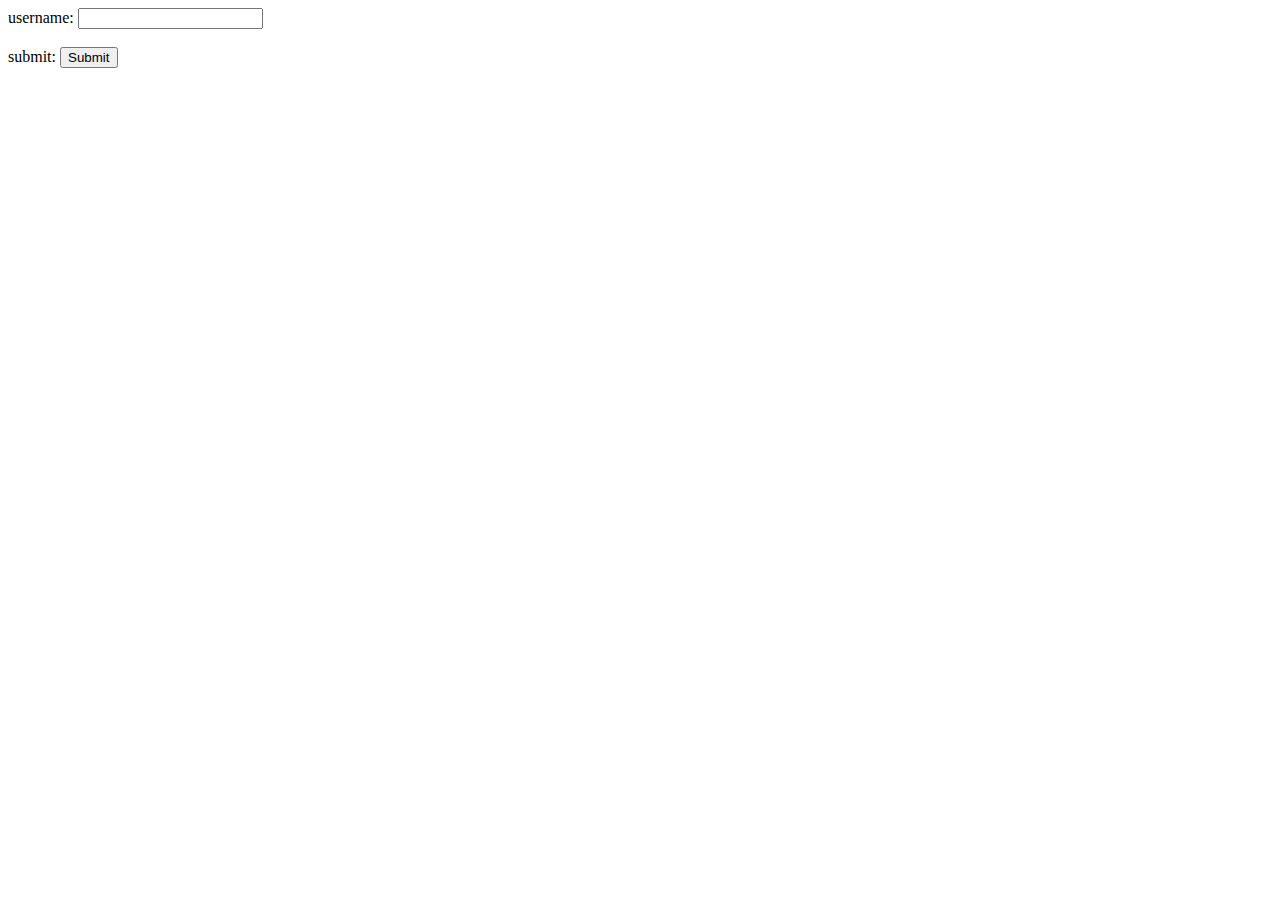
<file: Acces_Method/index.html>
<!DOCTYPE html>
<html lang="en">
  <head>
    <meta charset="UTF-8" />
    <meta name="viewport" content="width=device-width, initial-scale=1.0" />
    <title>Document</title>
    <link rel="stylesheet" href="style.css" />
    <link
      href="https://cdn.jsdelivr.net/npm/bootstrap@5.0.2/dist/css/bootstrap.min.css"
      rel="stylesheet"
      integrity="sha384-EVSTQN3/azprG1Anm3QDgpJLIm9Nao0Yz1ztcQTwFspd3yD65VohhpuuCOmLASjC"
      crossorigin="anonymous"
    />
    <script
      src="https://cdn.jsdelivr.net/npm/bootstrap@5.0.2/dist/js/bootstrap.bundle.min.js"
      integrity="sha384-MrcW6ZMFYlzcLA8Nl+NtUVF0sA7MsXsP1UyJoMp4YLEuNSfAP+JcXn/tWtIaxVXM"
      crossorigin="anonymous"
    ></script>
  </head>
  <body>
    <form action="" name="myform">
      username: <input type="text" id="user" /> <br />
      <br />
      submit: <input type="submit" id="submit" /> <br />
    </form>

    <script>

let arr = ["javascript","sixmonths","success"]


// let a = [1,2,3,4,5]
// function show([value1, value2, ...rest]){
//   console.log(value1);
//   console.log(value2);
//   console.log(rest);
// }
// show(a)
      // let arr = [
      //   {
      //     price: "100",
      //     product: "mobile",
      //   },      {
      //     price: "500",
      //     product: "pc",
      //   },      {
      //     price: "50",
      //     product: "mic",
      //   },      {
      //     price: "700",
      //     product: "laptop",
      //   },
      // ];

      // arr.map(function (value) {
      //   console.log(value.product);
      // });
      // console.log(arr);

      // if(navigator.cookieEnabled){
      //   document.writeln("cookie enable")
      // }else{
      //   document.writeln("cookie disable")
      // }

      // try {
      //   add()
      //   document.writeln("skip code")
      // }catch(e){
      //   document.writeln("message:" + e.message + "<br>)");
      //   document.writeln("name:" + e.name + "<br>)");
      //   document.writeln("stack:" + e.stack + "<br>)");
      // }

      //  let form = document.getElementById("myform");
      //  let inputuser = document.getElementById("user")
      //  let submit = document.getElementById("submit");

      // sessionStorage.setItem("username","jugalrana")
      // sessionStorage.setItem("password","jugalrana1234")

      // sessionStorage.removeItem("username")

      // function clear(){
      //   document.getElementById("para");
      // }
      // clearInterval(clear,2000)

      // function inerval(){
      //   document.getElementById("para").textContent += "hello:";
      // }
      // setInterval(inerval,2000)

      // ## setTimeOut
      // setTimeout(function timer(){
      //    document.getElementById("para").style = 'background-color:red';
      // },5000)
      // function timer(){
      //   document.getElementById("para").style = 'background-color:red';
      // }
      //  setTimeout(timer,5000)

      //  function button (){
      //   alert("button clicked")
      //  }

      //  let btn = document.getElementById("btn");
      //   btn.addEventListener('contextmenu', button)

      // let select = document.querySelectorAll("p");
      //   console.log(select.length)
      // let next = document.getElementById("box");

      // next.textContent = "<em> hello everyone</em>"; // it can change or update a text , it ignore html tags
      // next.innerHTML = "<em> hello everyone</em>"; // it cannot ignore html tags

      //  let btn = document.getElementById("btn");
      //  let box = document.getElementById("box")

      //  btn.addEventListener('click',()=>{
      //   box.classList.add("active")
      //  })

      // ## concept of innertext:
      // let doc = document.getElementById("hello");
      // console.log(doc.innerText)

      // ## Documents Fragments
      // let head = document.getElementById("head")
      // let df = document.createDocumentFragment(); // document fragment can store multipule value
      // let pNode = document.createElement("p");
      // let hNode = document.createElement("h1");
      // pNode.textContent = "hello Developers:";
      // hNode.textContent = "hello how are you:";
      // document.writeln(pNode, hNode);
      // console.log(pNode, hNode);
      // df.append(pNode);
      // df.append(hNode);
      // head.append(df);
      // console.log(head)

      // ## Create comments with using JS and append it:
      // let doc = document.getElementById("head");
      // let com = document.createComment("This is a h1 comments:");
      //  com.textContent = "This is a h1 comments:";
      // console.log(com);
      // doc.append(com.nodeValue);

      // ## Create text nodes and append in elemnts:
      // let create = document.getElementById("head");
      // let next = document.createTextNode("Create Text from JS:");
      // document.writeln(next)
      // console.log(next.nodeValue)
      // create.appendChild(next)

      // ## Create Elements and append to specifice elements:
      // let app = document.getElementById("head");
      // let news = document.createElement("h3");
      // news.textContent = "createElement by JS:";
      // console.log(news)
      // app.append(news)

      // ##create Text nodes by Js:
      // let next = document.createTextNode("hello from JS!");
      // document.writeln(next)
      // console.log(next)

      // ## Create Elements by js.
      //  let task = document.createElement("h1");
      //  console.log(task)

      // ## Get the child , Sibling , Privious sibling, Next Sibling, Parents
      // let head = document.getElementById("head");
      // console.log(head.nextSibling);

      // ## check Attributes with Name and Value:
      //  let attr = document.getElementById("hello");
      //   console.log(attr.attributes[0].nodeName);
      //   console.log(attr.attributes[0].nodeValue);
      //   console.log(attr.attributes[1].nodeName);
      //   console.log(attr.attributes[1].nodeValue);

      // ## Get Elements by Query Selectors:
      //  let first = document.querySelector("p , h1");
      //  console.log(first)

      // ## Get Elements By ClassName:
      //   let show = document.getElementById("divi");
      //   let data = document.getElementsByClassName("rep");
      //   console.log(show);
      //   document.writeln(show);

      // ## Get Elements by Id:
      //  let result = document.getElementById("para");
      //  console.log(result);
      //  document.writeln(result);

      // ## Get Elements and check thier Length:
      //   let tag = document.getElementsByTagName("p").length
      //   console.log(tag);

      // ## Get Elemets by tagNames:
      // let repeat = document.getElementsByTagName("p").length
      // for(let i = 0; i < repeat; i++){
      //     let len = document.getElementsByTagName("p")[i]
      //     console.log(len + "<br>");
      //     document.writeln(len + "<br>");

      // }
    </script>
  </body>
</html>
</file>
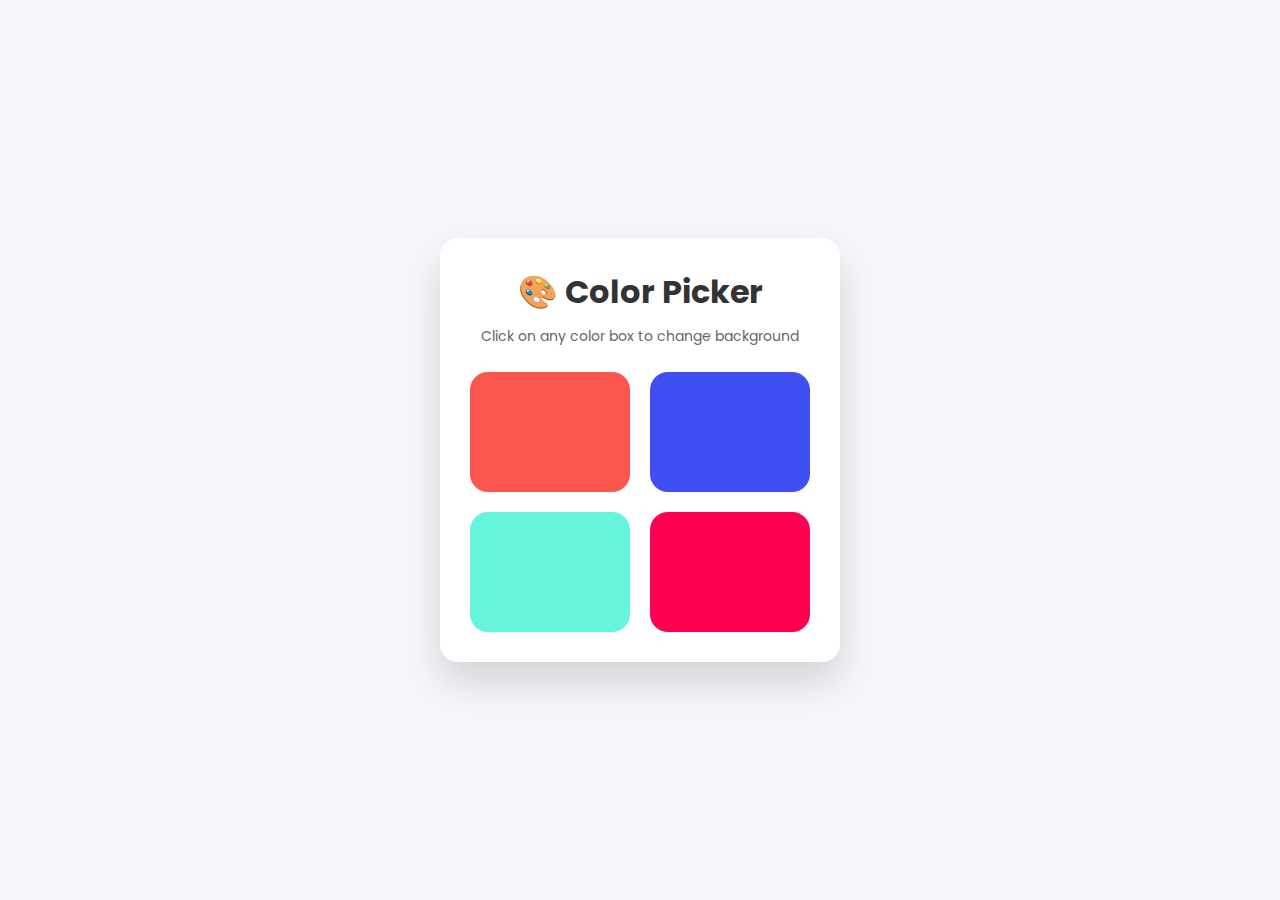
<file: Color Changer/index.html>
<!DOCTYPE html>
<html lang="en">
<head>
  <meta charset="UTF-8" />
  <title>Color Picker App</title>
  <meta name="viewport" content="width=device-width, initial-scale=1.0" />

  <link rel="stylesheet" href="style.css" />
</head>
<body id="body">

  <div class="container">
    <h1>🎨 Color Picker</h1>
    <p>Click on any color box to change background</p>

    <div class="main">
      <div class="color" id="color1"></div>
      <div class="color" id="color2"></div>
      <div class="color" id="color3"></div>
      <div class="color" id="color4"></div>
    </div>
  </div>

  <script src="main.js"></script>
</body>
</html>
</file>
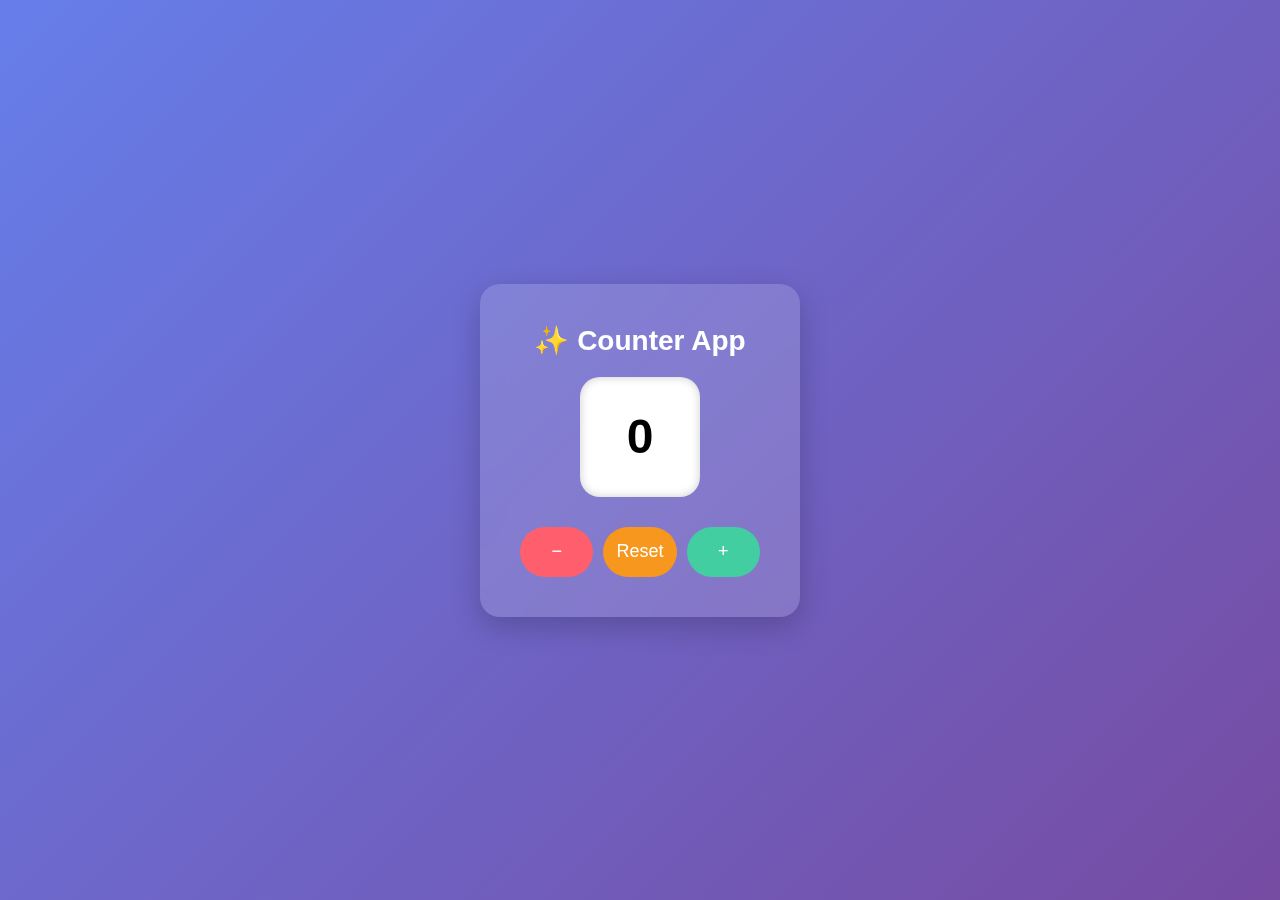
<file: Counter/index.html>
<!DOCTYPE html>
<html lang="en">
<head>
  <meta charset="UTF-8" />
  <meta name="viewport" content="width=device-width, initial-scale=1.0" />
  <title>Counter App</title>
  <link rel="stylesheet" href="style.css" />
</head>
<body>

  <div class="main">
    <div class="card">
      <h1>✨ Counter App</h1>

      <div class="display" id="display">0</div>

      <div class="buttons">
        <button id="minus" class="btn minus">−</button>
        <button id="reset" class="btn reset">Reset</button>
        <button id="plus" class="btn plus">+</button>
      </div>
    </div>
  </div>

  <script src="main.js"></script>
</body>
</html>
</file>
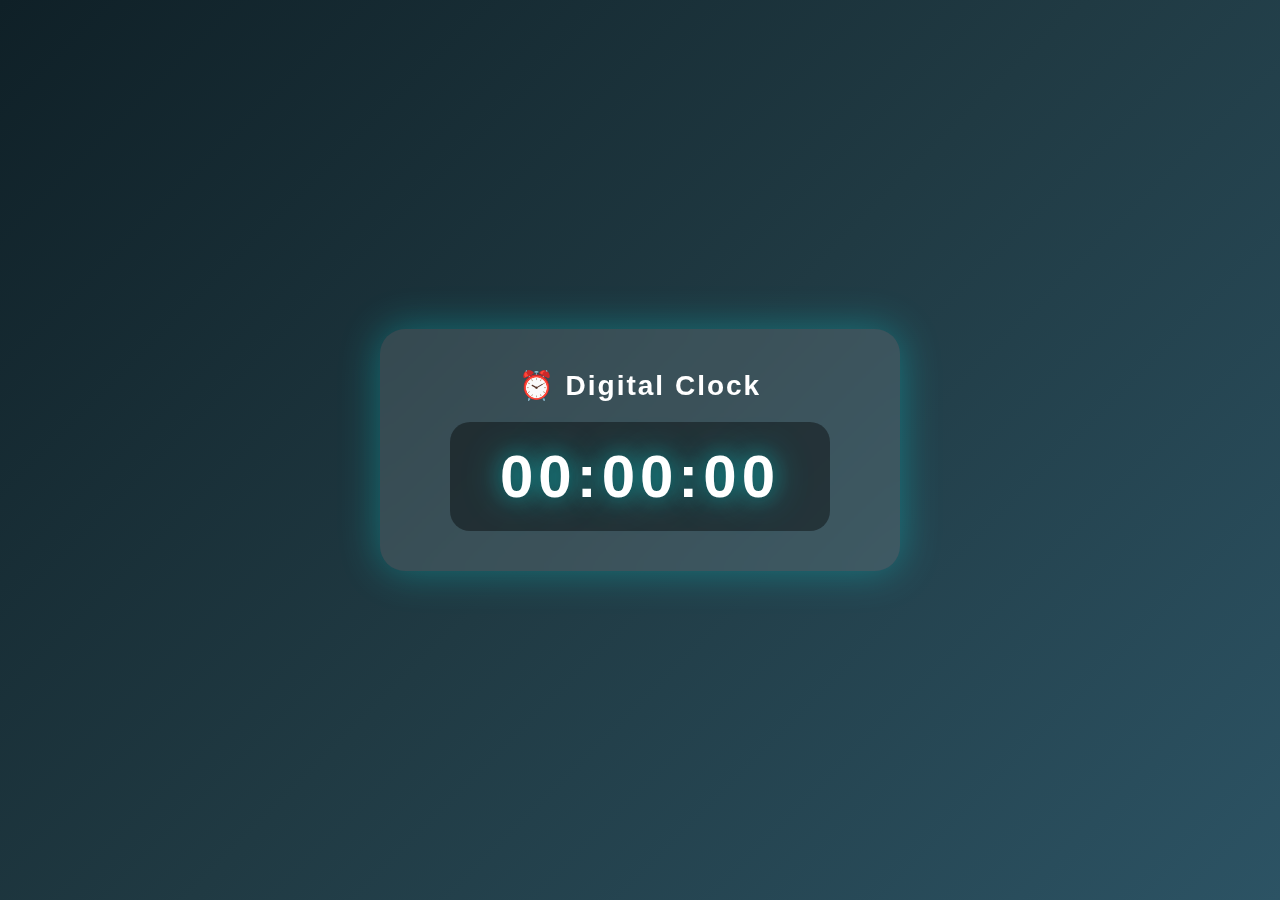
<file: Digital Clock/index.html>
<!DOCTYPE html>
<html lang="en">
<head>
    <meta charset="UTF-8">
    <meta name="viewport" content="width=device-width, initial-scale=1.0">
    <title>Digital Clock</title>
    <link rel="stylesheet" href="style.css">
</head>
<body>

    <div class="main">
        <div class="clock-card">
            <h2>⏰ Digital Clock</h2>
            <div class="clock" id="clock">00:00:00</div>
        </div>
    </div>

    <script src="main.js"></script>
</body>
</html>
</file>
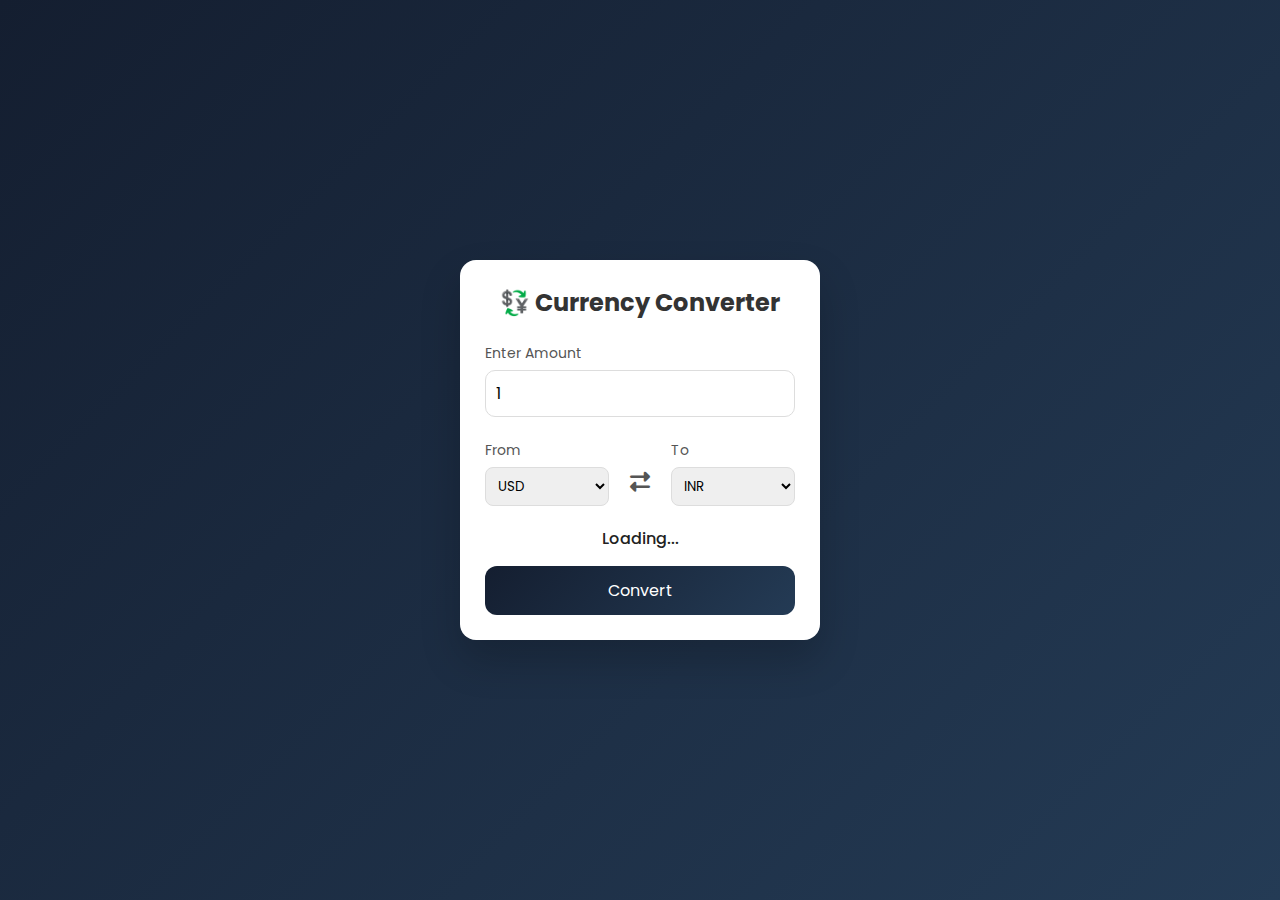
<file: Currency Convertor/task.html>
<!DOCTYPE html>
<html lang="en">
<head>
  <meta charset="UTF-8" />
  <title>Currency Converter</title>
  <meta name="viewport" content="width=device-width, initial-scale=1.0" />

  <link rel="stylesheet" href="task.css" />
  <link rel="stylesheet"
    href="https://cdnjs.cloudflare.com/ajax/libs/font-awesome/6.5.1/css/all.min.css" />
</head>

<body>
  <div class="container">
    <h2>💱 Currency Converter</h2>

    <form id="form">
      <div class="amount">
        <label>Enter Amount</label>
        <input type="number" id="amount" value="1" />
      </div>

      <div class="dropdown">
        <div class="box">
          <label>From</label>
          <select id="fromCurrency"></select>
        </div>

        <i class="fa-solid fa-right-left"></i>

        <div class="box">
          <label>To</label>
          <select id="toCurrency"></select>
        </div>
      </div>

      <p class="msg" id="msg">Loading...</p>

      <button type="submit">Convert</button>
    </form>
  </div>

  <script type="module" src="task.js"></script>
</body>
</html>
</file>
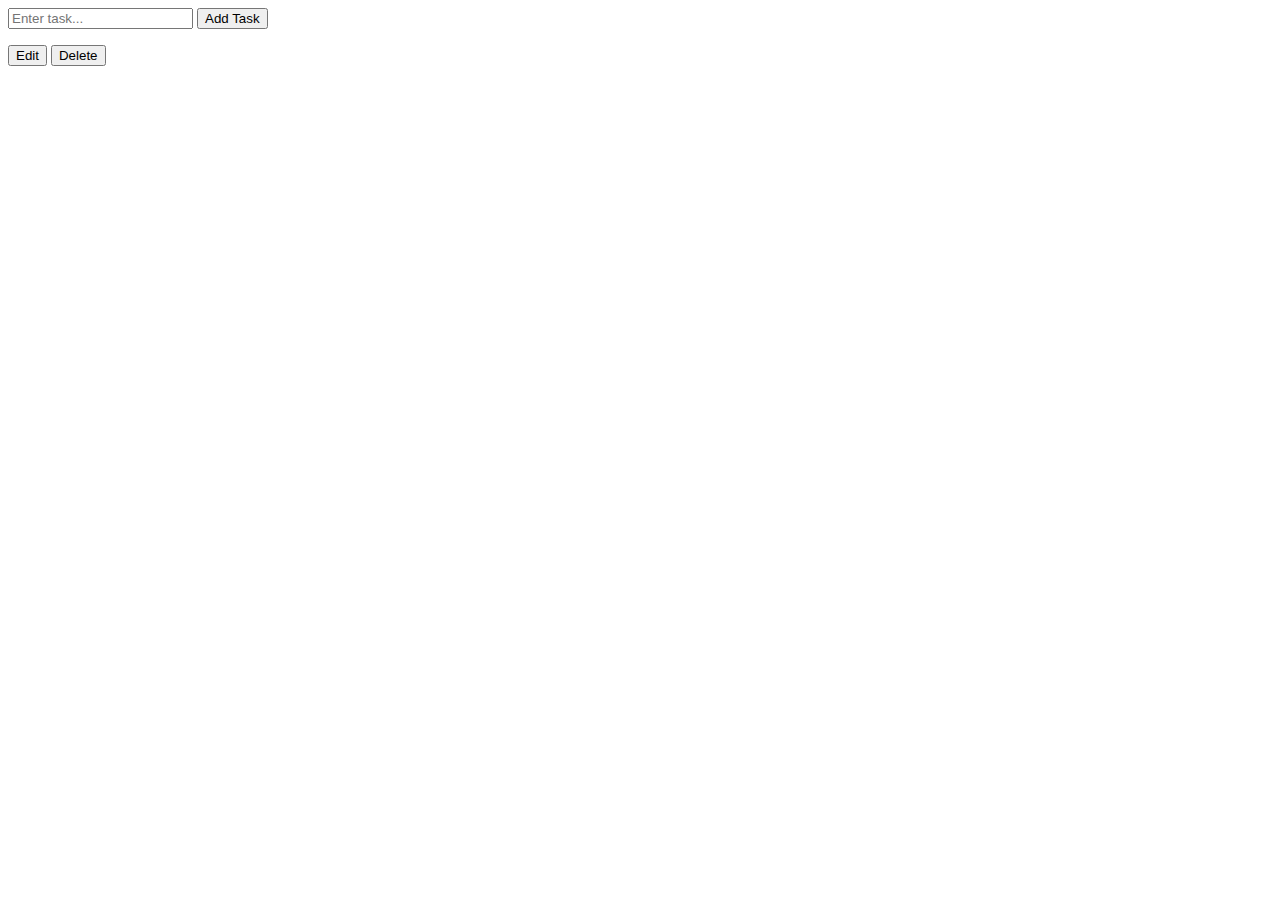
<file: Deep-CLONE/deep.html>
<!-- Task 32: Create a Deep Clone Function (3 points) Implement a function that
creates a deep copy of an object, handling nested objects and arrays. function
deepClone(obj) { // Your implementation here // Should handle objects, arrays,
and primitive values } // Test case: const original = { a: 1, b: { c: 2, d: [3,
4] } }; const cloned = deepClone(original); cloned.b.c = 999;
console.log(original.b.c); // Should still be 2 -->

<!DOCTYPE html>
<html lang="en">
  <head>
    <meta charset="UTF-8" />
    <meta name="viewport" content="width=device-width, initial-scale=1.0" />
    <title>Document</title>
  </head>
  <body>
    <div id="todo-app">
      <input type="text" id="todo-input" placeholder="Enter task..." />
      <button id="add-btn">Add Task</button>
      <ul id="todo-list"></ul>
      <button id="edit">Edit</button>
      <button id="delete">Delete</button>
    </div>

    <script type="module">
      let todo = document.getElementById("todo-app");
      let input = document.getElementById("todo-input");
      let btn = document.getElementById("add-btn");
      let ul = document.getElementById("todo-list");
      let edit = document.getElementById("edit")
      let deletes = document.getElementById("delete")


       btn.addEventListener('click',()=>{
        let next =  ul.textContent = input.value;
         localStorage.setItem("user",JSON.stringify(next))
        input.value = ""
       })


       edit.addEventListener('click',()=>{
        input.value = ul.textContent
       })
       
       deletes.addEventListener('click',()=>{
        ul.textContent = ""
         localStorage.removeItem("user")
       })

      //       function deepClone(obj) {
      // if(obj !== "object" || obj === null){
      //     console.log(obj)
      // }
      //       }
      //       const original = { a: 1, b: { c: 2, d: [3, 4] } };

      //       const cloned = deepClone(original);
      //       cloned.b = 999;
      //       console.log(cloned)

      // let flatex = [1, [2, [3, [4]]],1,7,8];
      // let newarray = flatex.flat(2)
      // console.log(newarray)
    </script>
  </body>
</html>
</file>
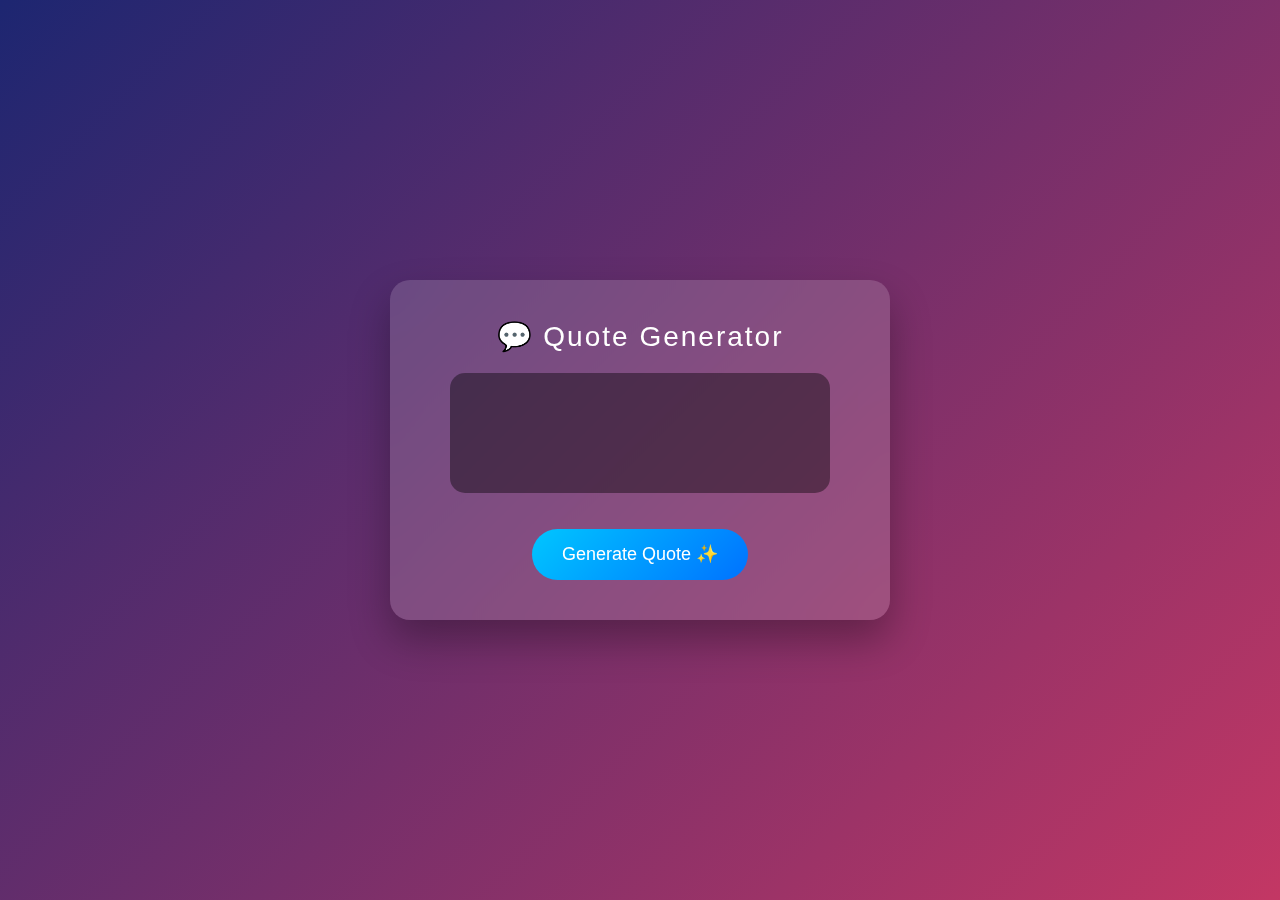
<file: Quote Generator/task.html>
<!DOCTYPE html>
<html lang="en">
<head>
  <meta charset="UTF-8" />
  <meta name="viewport" content="width=device-width, initial-scale=1.0"/>
  <title>Quote Generator</title>

  <!-- Bootstrap -->
  <link href="https://cdn.jsdelivr.net/npm/bootstrap@5.0.2/dist/css/bootstrap.min.css" rel="stylesheet"/>

  <!-- Custom CSS -->
  <link rel="stylesheet" href="task.css" />
</head>

<body>

  <div class="main">
    <div class="quote-card">
      <h2>💬 Quote Generator</h2>
      <div id="division" class="quote-box"></div>

      <button id="btn" class="btn btn-primary mt-3">
        Generate Quote ✨
      </button>
    </div>
  </div>

  <script type="module" src="task.js"></script>
</body>
</html>
</file>
<file: Acces_Method/style.css>
.active {
    background-color: green;
    color: black;
    height: 100px;
}
</file>
<file: Color Changer/style.css>
@import url("https://fonts.googleapis.com/css2?family=Poppins:wght@300;400;600&display=swap");

* {
  margin: 0;
  padding: 0;
  box-sizing: border-box;
  font-family: "Poppins", sans-serif;
}

body {
  min-height: 100vh;
  background: #f5f7fa;
  display: flex;
  justify-content: center;
  align-items: center;
  transition: background 0.4s ease;
}

.container {
  background: white;
  padding: 30px;
  border-radius: 18px;
  box-shadow: 0 20px 40px rgba(0,0,0,0.15);
  text-align: center;
  width: 400px;
}

.container h1 {
  margin-bottom: 10px;
  color: #333;
}

.container p {
  margin-bottom: 25px;
  color: #666;
  font-size: 14px;
}

.main {
  display: grid;
  grid-template-columns: repeat(2, 1fr);
  gap: 20px;
}

.color {
  height: 120px;
  border-radius: 18px;
  cursor: pointer;
  transition: transform 0.3s, box-shadow 0.3s;
}

.color:hover {
  transform: scale(1.05);
  box-shadow: 0 10px 20px rgba(0,0,0,0.2);
}

/* Colors */
#color1 { background: rgb(250, 86, 77); }
#color2 { background: rgb(64, 79, 243); }
#color3 { background: rgb(102, 244, 221); }
#color4 { background: rgb(255, 0, 81); }
</file>
<file: Counter/style.css>
* {
  margin: 0;
  padding: 0;
  box-sizing: border-box;
  font-family: "Segoe UI", sans-serif;
}

body {
  background: linear-gradient(135deg, #667eea, #764ba2);
  height: 100vh;
}

.main {
  display: flex;
  justify-content: center;
  align-items: center;
  height: 100vh;
}

.card {
  background: rgba(255, 255, 255, 0.15);
  backdrop-filter: blur(10px);
  padding: 40px;
  border-radius: 20px;
  box-shadow: 0 10px 30px rgba(0,0,0,0.2);
  text-align: center;
  width: 320px;
}

h1 {
  color: #fff;
  margin-bottom: 20px;
  font-size: 28px;
}

.display {
  background: #fff;
  height: 120px;
  width: 120px;
  margin: 0 auto 30px;
  border-radius: 20px;
  font-size: 48px;
  font-weight: bold;
  display: flex;
  justify-content: center;
  align-items: center;
  box-shadow: inset 0 0 10px rgba(0,0,0,0.2);
}

.buttons {
  display: flex;
  justify-content: space-between;
  gap: 10px;
}

.btn {
  flex: 1;
  height: 50px;
  border: none;
  border-radius: 25px;
  font-size: 18px;
  cursor: pointer;
  transition: 0.3s ease;
  color: #fff;
}

.minus {
  background: #ff5f6d;
}

.plus {
  background: #43cea2;
}

.reset {
  background: #f7971e;
}

.btn:hover {
  transform: translateY(-3px);
  box-shadow: 0 5px 15px rgba(0,0,0,0.3);
}
</file>
<file: Digital Clock/style.css>
* {
    margin: 0;
    padding: 0;
    box-sizing: border-box;
    font-family: 'Segoe UI', sans-serif;
}

body {
    background: linear-gradient(135deg, #0f2027, #203a43, #2c5364);
}

.main {
    height: 100vh;
    display: flex;
    justify-content: center;
    align-items: center;
}

.clock-card {
    background: rgba(255, 255, 255, 0.12);
    backdrop-filter: blur(12px);
    padding: 40px 70px;
    border-radius: 25px;
    box-shadow: 0 0 40px rgba(0, 255, 255, 0.3);
    text-align: center;
    color: #fff;
    animation: glow 2s infinite alternate;
}

@keyframes glow {
    from {
        box-shadow: 0 0 30px rgba(0, 255, 255, 0.4);
    }
    to {
        box-shadow: 0 0 60px rgba(0, 255, 255, 0.9);
    }
}

.clock-card h2 {
    font-size: 28px;
    margin-bottom: 20px;
    letter-spacing: 2px;
}

.clock {
    font-size: 60px;
    font-weight: bold;
    letter-spacing: 5px;
    padding: 20px 50px;
    border-radius: 20px;
    background: rgba(0,0,0,0.4);
    text-shadow: 0 0 20px rgba(0, 255, 255, 0.357), 0 0 40px rgba(0, 255, 255, 0.419);
}

.date {
    margin-top: 15px;
    font-size: 18px;
    letter-spacing: 2px;
    opacity: 0.8;
}
</file>
<file: Currency Convertor/task.css>
@import url("https://fonts.googleapis.com/css2?family=Poppins:wght@300;400;500;600&display=swap");

* {
  margin: 0;
  padding: 0;
  box-sizing: border-box;
  font-family: "Poppins", sans-serif;
}

body {
  height: 100vh;
  background: linear-gradient(135deg, #141e30, #243b55);
  display: flex;
  justify-content: center;
  align-items: center;
}

.container {
  width: 360px;
  background: #fff;
  padding: 25px;
  border-radius: 16px;
  box-shadow: 0 20px 40px rgba(0, 0, 0, 0.2);
}

.container h2 {
  text-align: center;
  margin-bottom: 20px;
  color: #333;
}

.amount {
  margin-bottom: 15px;
}

.amount label {
  font-size: 14px;
  color: #555;
}

.amount input {
  width: 100%;
  padding: 10px;
  border-radius: 10px;
  border: 1px solid #ddd;
  margin-top: 5px;
  font-size: 16px;
}

.dropdown {
  display: flex;
  align-items: center;
  justify-content: space-between;
  margin: 20px 0;
}

.dropdown .box {
  width: 40%;
}

.dropdown label {
  font-size: 14px;
  color: #555;
}

.dropdown select {
  width: 100%;
  padding: 8px;
  border-radius: 8px;
  border: 1px solid #ddd;
  margin-top: 5px;
}

.dropdown i {
  font-size: 20px;
  color: #555;
  margin-top: 20px;
}

.msg {
  text-align: center;
  font-weight: 500;
  margin: 15px 0;
  color: #222;
}

button {
  width: 100%;
  padding: 12px;
  border: none;
  background: linear-gradient(135deg, #141e30, #243b55);
  color: white;
  border-radius: 12px;
  font-size: 16px;
  cursor: pointer;
  transition: 0.3s;
}

button:hover {
  opacity: 0.9;
  transform: translateY(-2px);
}
</file>
<file: Quote Generator/task.css>
* {
  margin: 0;
  padding: 0;
  box-sizing: border-box;
  font-family: "Segoe UI", sans-serif;
}

body {
  background: linear-gradient(135deg, #1d2671, #c33764);
  height: 100vh;
}

.main {
  height: 100vh;
  display: flex;
  justify-content: center;
  align-items: center;
}

.quote-card {
  background: rgba(255, 255, 255, 0.15);
  backdrop-filter: blur(12px);
  padding: 40px 60px;
  border-radius: 20px;
  width: 500px;
  max-width: 90%;
  box-shadow: 0 20px 40px rgba(0,0,0,0.3);
  text-align: center;
  color: #fff;
}

.quote-card h2 {
  font-size: 28px;
  margin-bottom: 20px;
  letter-spacing: 2px;
}

.quote-box {
  min-height: 120px;
  padding: 20px;
  border-radius: 15px;
  background: rgba(0,0,0,0.4);
  margin-bottom: 20px;
  font-size: 18px;
  line-height: 1.6;
  overflow-y: auto;
}

.quote-box p {
  margin-bottom: 15px;
  animation: fadeIn 0.5s ease-in-out;
}

@keyframes fadeIn {
  from {
    opacity: 0;
    transform: translateY(10px);
  }
  to {
    opacity: 1;
    transform: translateY(0);
  }
}

.btn-primary {
  padding: 12px 30px;
  font-size: 18px;
  border-radius: 30px;
  background: linear-gradient(135deg, #00c6ff, #0072ff);
  border: none;
  transition: 0.3s ease;
}

.btn-primary:hover {
  transform: scale(1.05);
  background: linear-gradient(135deg, #0072ff, #00c6ff);
}
</file>
